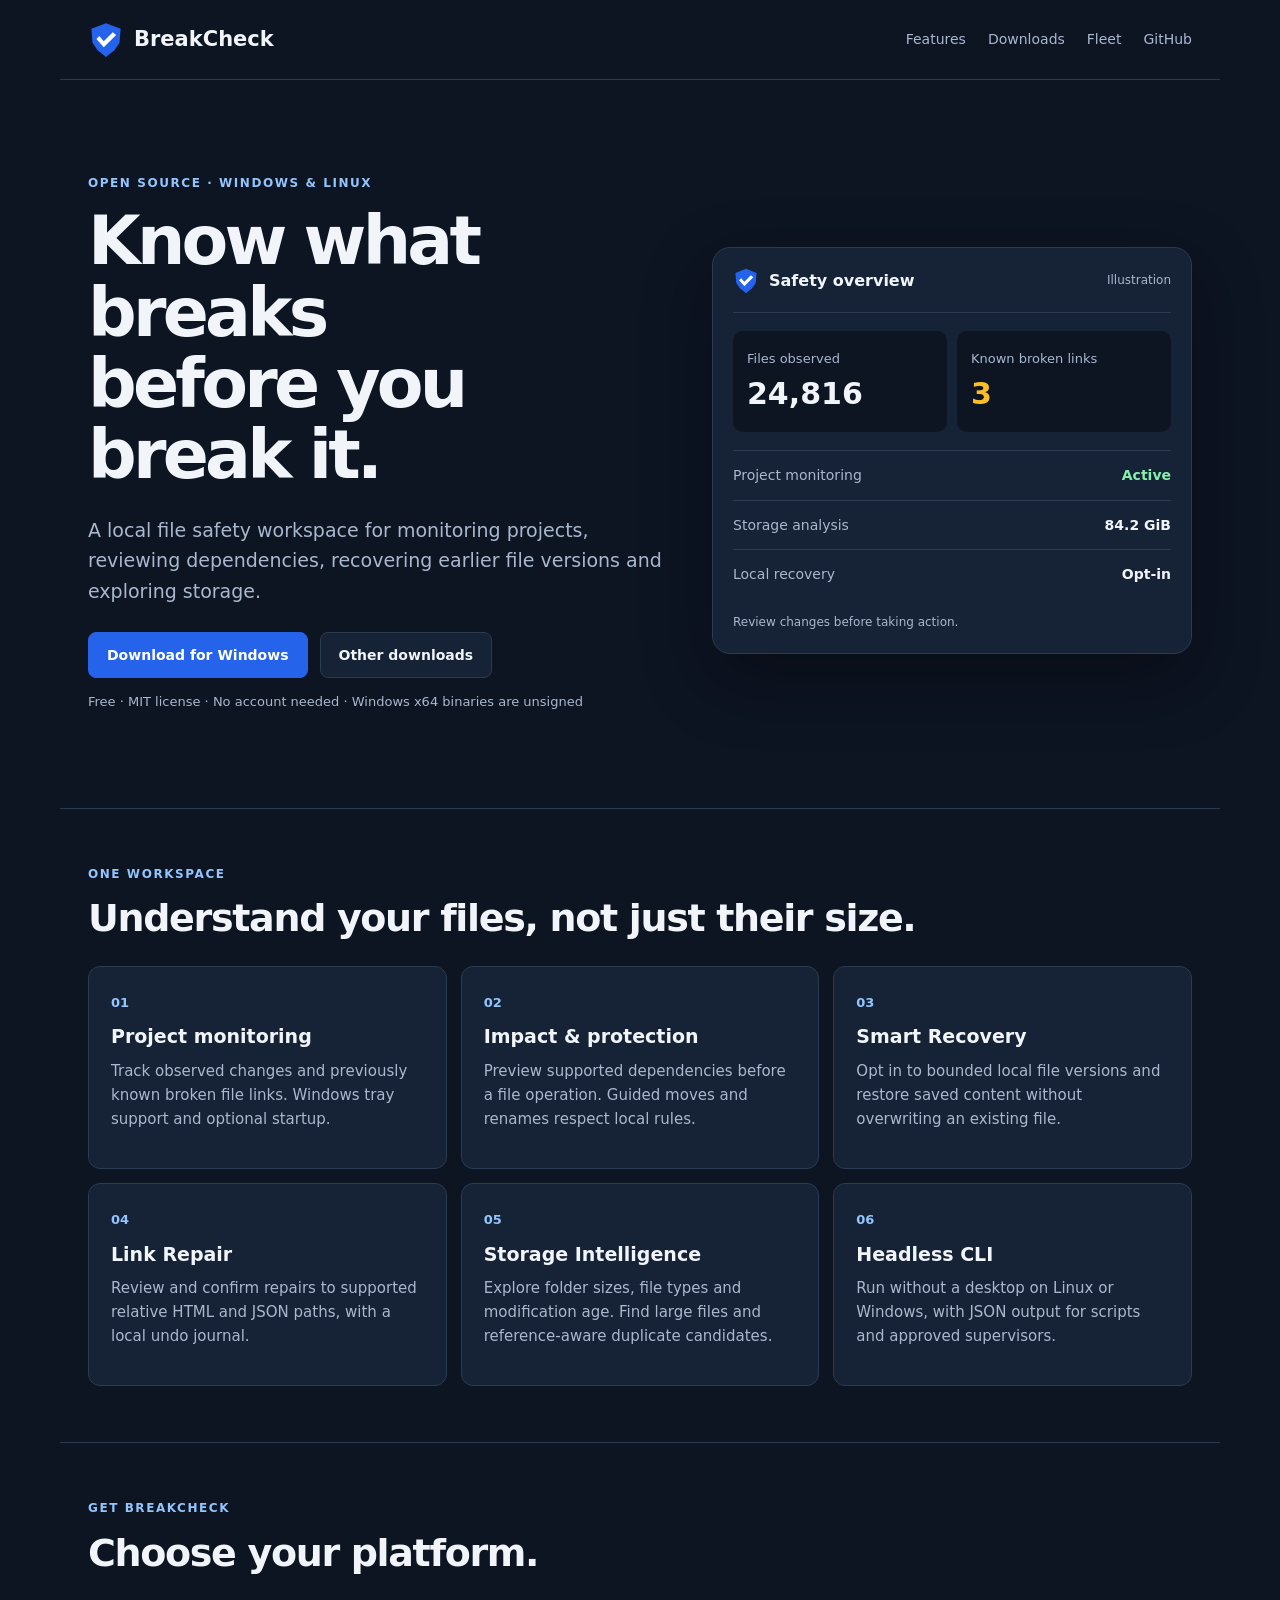
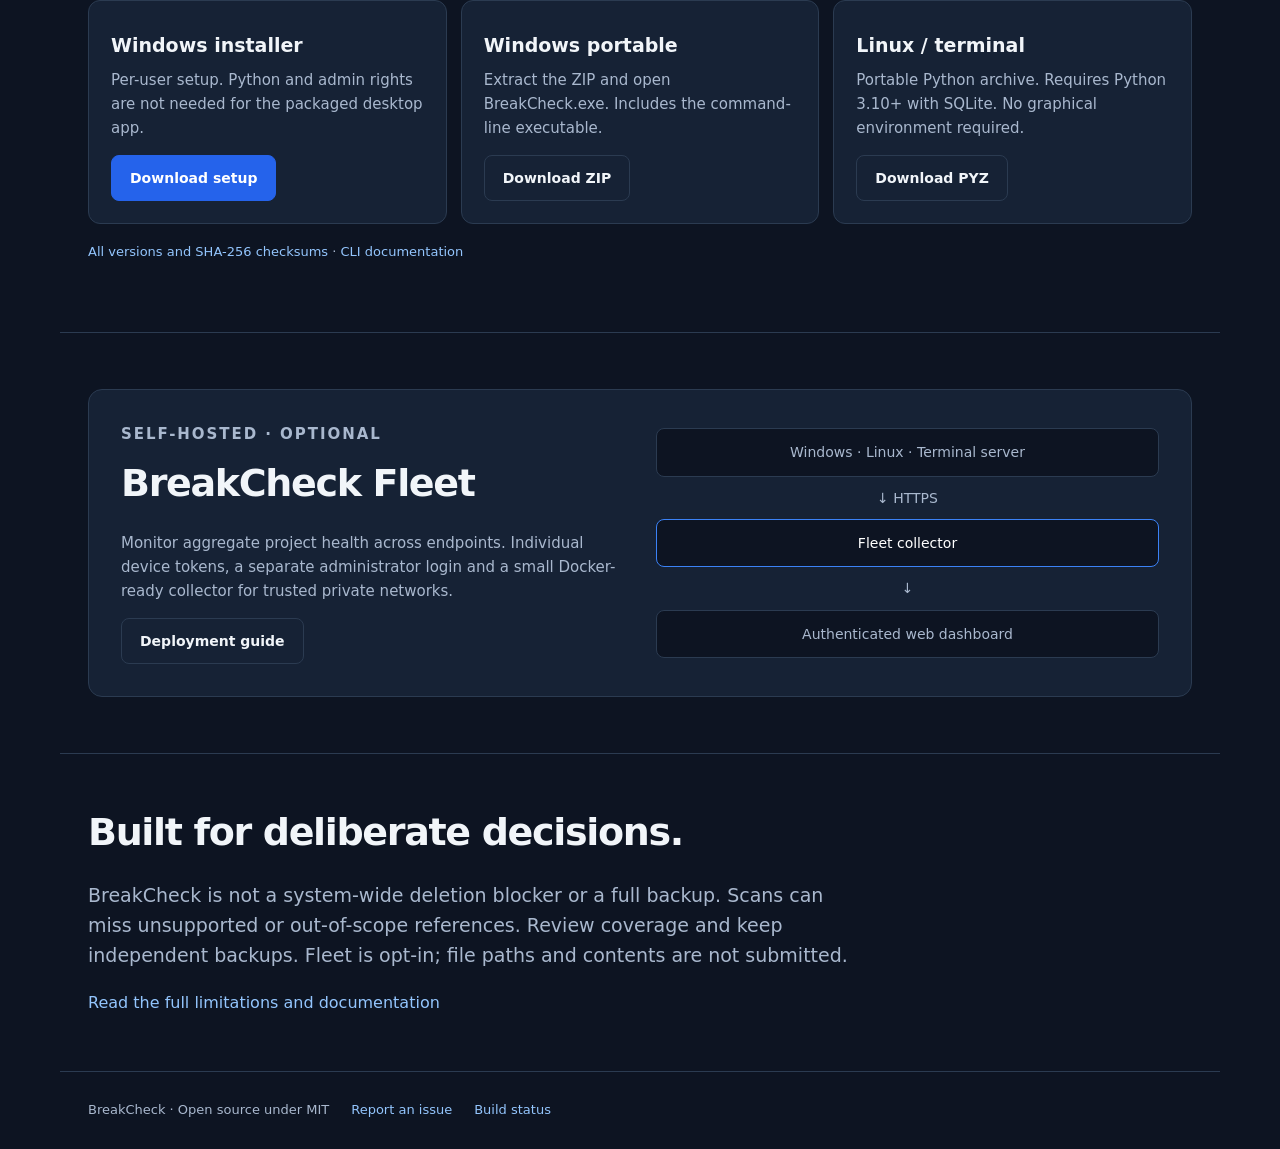
<file: docs/index.html>
<!doctype html>
<html lang="en">
<head>
<meta charset="utf-8">
<meta name="viewport" content="width=device-width,initial-scale=1">
<meta name="description" content="BreakCheck is a local, open-source file safety assistant for Windows and Linux. Review dependencies, monitor projects, recover saved versions and explore storage.">
<title>BreakCheck — Know what breaks before you break it</title>
<link rel="icon" href="brand.svg" type="image/svg+xml">
<link rel="stylesheet" href="site.css">
</head>
<body>
<a class="skip" href="#main">Skip to content</a>
<header class="wrap nav">
<a class="brand" href="./"><img src="brand.svg" width="36" height="36" alt="">BreakCheck</a>
<nav aria-label="Main"><a href="#features">Features</a><a href="#install">Downloads</a><a href="#fleet">Fleet</a><a href="https://github.com/PCTestAdmin/BreakCheck">GitHub</a></nav>
</header>
<main id="main">
<section class="wrap hero">
<div>
<p class="eyebrow">OPEN SOURCE · WINDOWS &amp; LINUX</p>
<h1>Know what breaks<br>before you break it.</h1>
<p class="lede">A local file safety workspace for monitoring projects, reviewing dependencies, recovering earlier file versions and exploring storage.</p>
<div class="actions"><a class="primary" href="https://github.com/PCTestAdmin/BreakCheck/releases/latest/download/BreakCheck-Setup.exe">Download for Windows</a><a class="secondary" href="#install">Other downloads</a></div>
<p class="small">Free · MIT license · No account needed · Windows x64 binaries are unsigned</p>
</div>
<div class="preview" aria-label="Illustrative dashboard, not an actual screenshot">
<div class="preview-head"><img src="brand.svg" width="26" height="26" alt=""><b>Safety overview</b><span>Illustration</span></div>
<div class="preview-metrics"><div><small>Files observed</small><strong>24,816</strong></div><div><small>Known broken links</small><strong class="amber">3</strong></div></div>
<div class="preview-row"><span>Project monitoring</span><b class="mint">Active</b></div>
<div class="preview-row"><span>Storage analysis</span><b>84.2 GiB</b></div>
<div class="preview-row"><span>Local recovery</span><b>Opt-in</b></div>
<div class="preview-note">Review changes before taking action.</div>
</div>
</section>
<section class="wrap section" id="features">
<p class="eyebrow">ONE WORKSPACE</p><h2>Understand your files, not just their size.</h2>
<div class="grid">
<article><span class="num">01</span><h3>Project monitoring</h3><p>Track observed changes and previously known broken file links. Windows tray support and optional startup.</p></article>
<article><span class="num">02</span><h3>Impact &amp; protection</h3><p>Preview supported dependencies before a file operation. Guided moves and renames respect local rules.</p></article>
<article><span class="num">03</span><h3>Smart Recovery</h3><p>Opt in to bounded local file versions and restore saved content without overwriting an existing file.</p></article>
<article><span class="num">04</span><h3>Link Repair</h3><p>Review and confirm repairs to supported relative HTML and JSON paths, with a local undo journal.</p></article>
<article><span class="num">05</span><h3>Storage Intelligence</h3><p>Explore folder sizes, file types and modification age. Find large files and reference-aware duplicate candidates.</p></article>
<article><span class="num">06</span><h3>Headless CLI</h3><p>Run without a desktop on Linux or Windows, with JSON output for scripts and approved supervisors.</p></article>
</div>
</section>
<section class="wrap section" id="install">
<p class="eyebrow">GET BREAKCHECK</p><h2>Choose your platform.</h2>
<div class="grid downloads">
<article><h3>Windows installer</h3><p>Per-user setup. Python and admin rights are not needed for the packaged desktop app.</p><a class="primary" href="https://github.com/PCTestAdmin/BreakCheck/releases/latest/download/BreakCheck-Setup.exe">Download setup</a></article>
<article><h3>Windows portable</h3><p>Extract the ZIP and open BreakCheck.exe. Includes the command-line executable.</p><a class="secondary" href="https://github.com/PCTestAdmin/BreakCheck/releases/latest/download/BreakCheck-Portable.zip">Download ZIP</a></article>
<article><h3>Linux / terminal</h3><p>Portable Python archive. Requires Python 3.10+ with SQLite. No graphical environment required.</p><a class="secondary" href="https://github.com/PCTestAdmin/BreakCheck/releases/latest/download/BreakCheck.pyz">Download PYZ</a></article>
</div>
<p class="small"><a href="https://github.com/PCTestAdmin/BreakCheck/releases">All versions and SHA-256 checksums</a> · <a href="https://github.com/PCTestAdmin/BreakCheck/blob/main/docs/headless.md">CLI documentation</a></p>
</section>
<section class="wrap section" id="fleet">
<div class="fleet"><div><p class="eyebrow">SELF-HOSTED · OPTIONAL</p><h2>BreakCheck Fleet</h2><p>Monitor aggregate project health across endpoints. Individual device tokens, a separate administrator login and a small Docker-ready collector for trusted private networks.</p><a class="secondary" href="https://github.com/PCTestAdmin/BreakCheck/blob/main/docs/fleet.md">Deployment guide</a></div>
<div class="fleet-diagram"><div>Windows · Linux · Terminal server</div><span>↓ HTTPS</span><div class="server">Fleet collector</div><span>↓</span><div>Authenticated web dashboard</div></div></div>
</section>
<section class="wrap section"><h2>Built for deliberate decisions.</h2><p class="lede">BreakCheck is not a system-wide deletion blocker or a full backup. Scans can miss unsupported or out-of-scope references. Review coverage and keep independent backups. Fleet is opt-in; file paths and contents are not submitted.</p><a href="https://github.com/PCTestAdmin/BreakCheck/blob/main/README.md">Read the full limitations and documentation</a></section>
</main>
<footer class="wrap footer"><span>BreakCheck · Open source under MIT</span><a href="https://github.com/PCTestAdmin/BreakCheck/issues">Report an issue</a><a href="https://github.com/PCTestAdmin/BreakCheck/actions">Build status</a></footer>
</body>
</html>
</file>
<file: docs/site.css>
:root{color-scheme:dark;--bg:#0d1422;--panel:#162235;--border:#2b3b51;--text:#f1f5f9;--muted:#a9b8ce;--accent:#3b82f6}*{box-sizing:border-box}html{scroll-behavior:smooth}body{margin:0;background:var(--bg);color:var(--text);font:16px/1.6 system-ui,-apple-system,"Segoe UI",sans-serif}a{color:#93c5fd;text-decoration:none}a:hover{text-decoration:underline}a:focus-visible{outline:3px solid #93c5fd;outline-offset:4px}.wrap{max-width:1160px;margin:auto;padding-inline:28px}.nav{min-height:80px;display:flex;align-items:center;justify-content:space-between;gap:24px;border-bottom:1px solid var(--border)}.brand{display:flex;gap:10px;align-items:center;font-size:21px;font-weight:750;color:var(--text)}nav{display:flex;flex-wrap:wrap;gap:22px}nav a{color:var(--muted);font-size:14px}.hero{display:grid;grid-template-columns:1.2fr 1fr;align-items:center;gap:48px;padding-block:94px 82px}.eyebrow{color:#93c5fd;font-weight:750;font-size:12px;letter-spacing:.13em}h1,h2,h3,p{margin-top:0}h1{font-size:clamp(42px,5.5vw,68px);letter-spacing:-.055em;line-height:1.05;margin-bottom:24px}h2{font-size:clamp(27px,3vw,38px);letter-spacing:-.035em;line-height:1.2;margin-bottom:24px}h3{font-size:19px;line-height:1.3;margin:10px 0}.lede{font-size:19px;max-width:760px;color:var(--muted)}.actions{display:flex;flex-wrap:wrap;gap:12px;margin:26px 0 14px}.primary,.secondary{display:inline-block;padding:11px 18px;border-radius:8px;font-weight:650;font-size:14px}.primary{background:#2563eb;color:#fff;border:1px solid #2563eb}.secondary{background:var(--panel);border:1px solid var(--border);color:var(--text)}.primary:hover,.secondary:hover{text-decoration:none;filter:brightness(1.12)}.small,small{color:var(--muted);font-size:13px}.preview{background:var(--panel);border:1px solid var(--border);border-radius:18px;padding:20px;box-shadow:0 24px 70px #0005}.preview-head{display:flex;align-items:center;gap:10px;padding-bottom:18px;border-bottom:1px solid var(--border)}.preview-head span{margin-left:auto;color:var(--muted);font-size:12px}.preview-metrics{display:grid;grid-template-columns:1fr 1fr;gap:10px;margin:18px 0}.preview-metrics div{background:var(--bg);border-radius:10px;padding:14px}.preview-metrics strong{display:block;font-size:30px;font-variant-numeric:tabular-nums}.amber{color:#fbbf24}.mint{color:#86efac}.preview-row{display:flex;justify-content:space-between;gap:10px;padding:13px 0;border-top:1px solid var(--border);font-size:14px}.preview-row span,.preview-note{color:var(--muted)}.preview-note{font-size:12px;margin-top:15px}.section{padding-block:56px;border-top:1px solid var(--border)}.grid{display:grid;grid-template-columns:repeat(3,minmax(0,1fr));gap:14px}article{padding:22px;background:var(--panel);border:1px solid var(--border);border-radius:12px}article p,.fleet p{color:var(--muted);font-size:15px}.num{color:#93c5fd;font-size:13px;font-weight:700}.downloads article{display:flex;flex-direction:column;align-items:flex-start}.downloads article a{margin-top:auto}.downloads+.small{margin-top:18px}.fleet{display:grid;grid-template-columns:1fr 1fr;gap:32px;align-items:center;background:var(--panel);border:1px solid var(--border);padding:32px;border-radius:14px}.fleet-diagram{text-align:center;display:grid;gap:10px;font-size:14px;color:var(--muted)}.fleet-diagram div{padding:12px;border:1px solid var(--border);border-radius:8px;background:var(--bg)}.fleet-diagram .server{border-color:#3b82f6;color:#fff}.footer{display:flex;flex-wrap:wrap;gap:22px;padding-block:28px;border-top:1px solid var(--border);font-size:13px;color:var(--muted)}.skip{position:absolute;left:-999px}.skip:focus{left:12px;top:12px;background:var(--panel);padding:10px;z-index:10}@media(max-width:820px){.hero,.fleet{grid-template-columns:1fr;gap:30px}.hero{padding-block:58px}.grid{grid-template-columns:repeat(2,minmax(0,1fr))}.nav{align-items:flex-start;flex-direction:column;padding-block:18px;gap:12px}}@media(max-width:520px){.wrap{padding-inline:18px}.grid{grid-template-columns:1fr}.fleet{padding:20px}nav{gap:14px}.section{padding-block:38px}}@media(prefers-reduced-motion:reduce){html{scroll-behavior:auto}}
</file>
